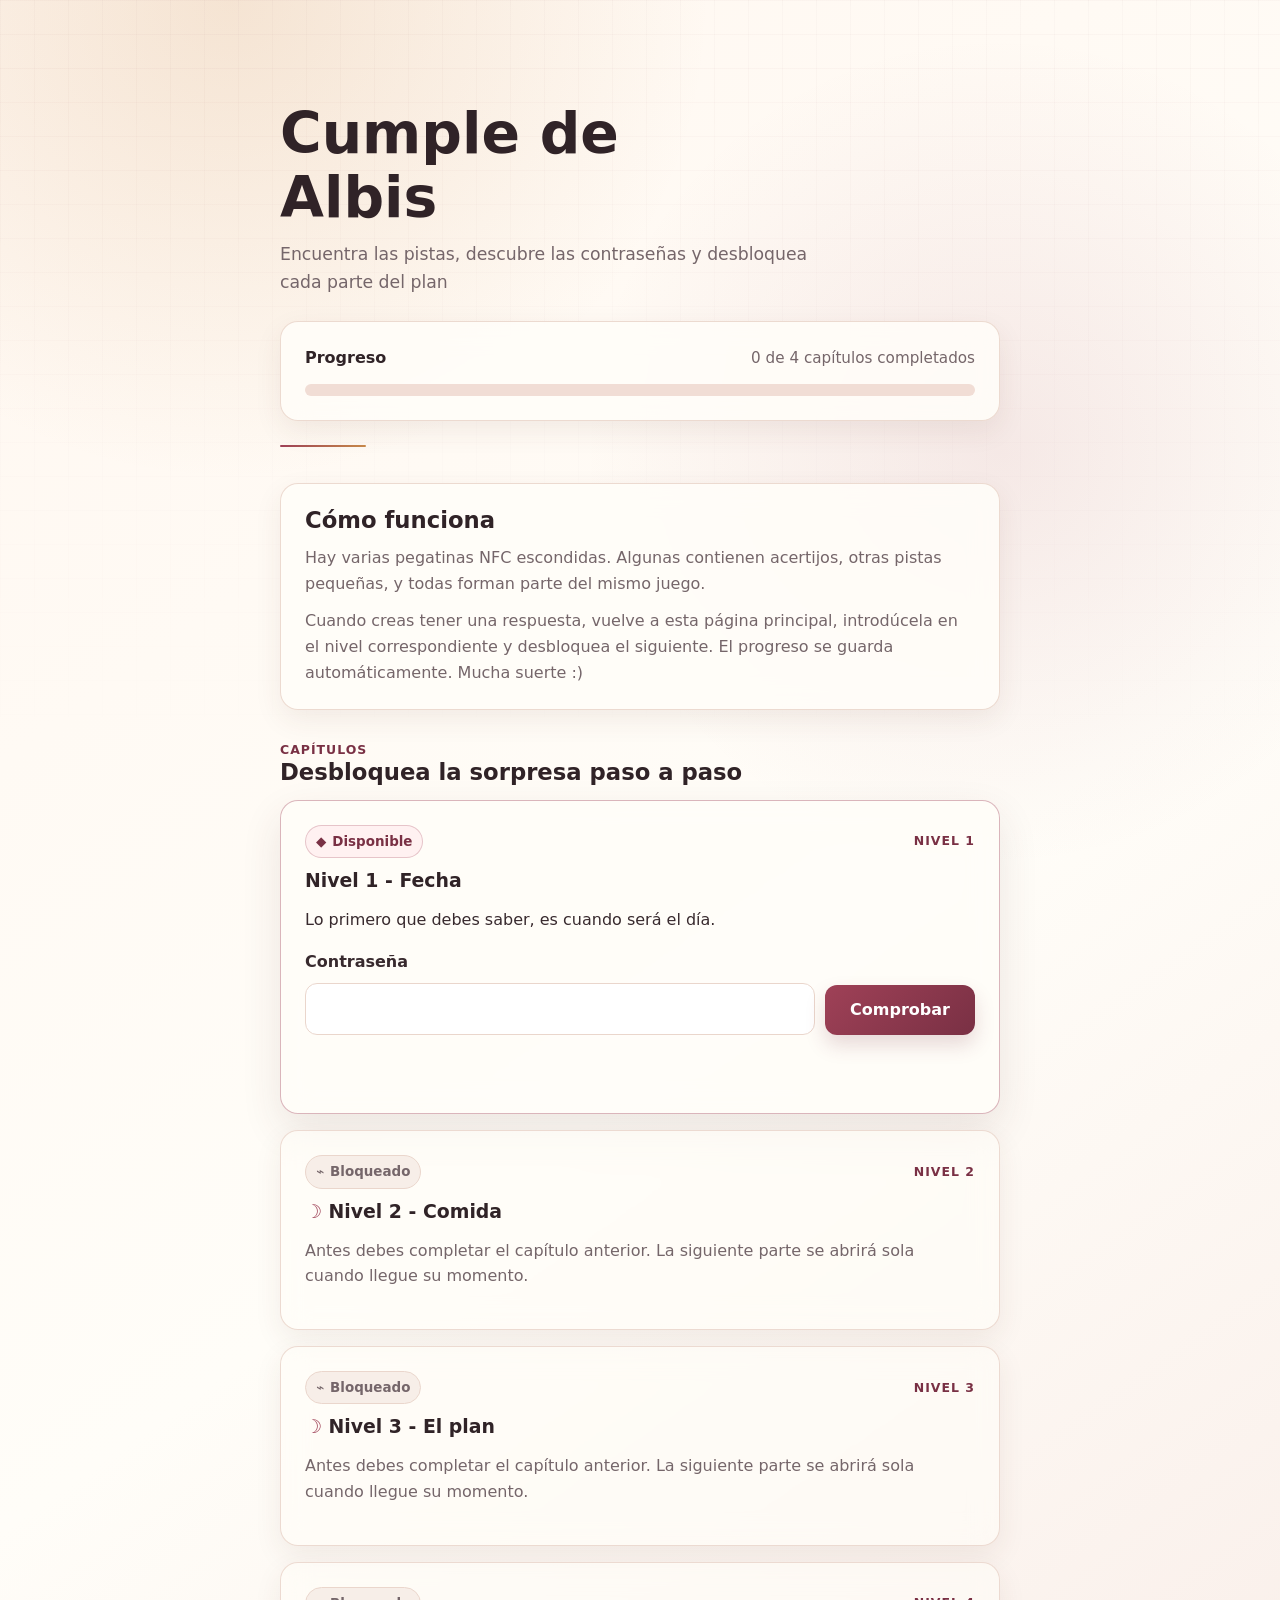
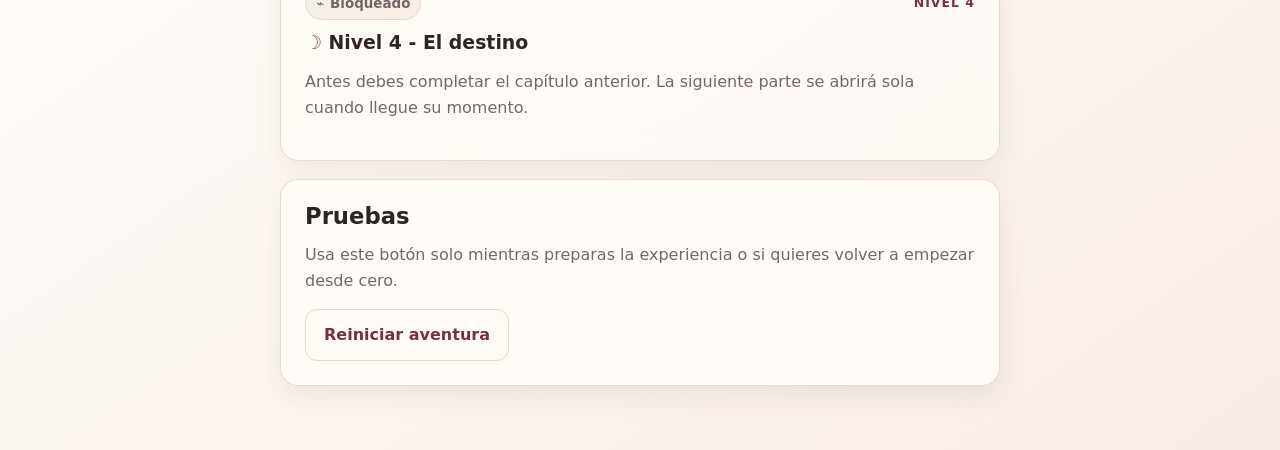
<file: index.html>
<!DOCTYPE html>
<html lang="es">
<head>
  <meta charset="UTF-8">
  <meta
    name="viewport"
    content="width=device-width, initial-scale=1, viewport-fit=cover"
  >
  <meta name="description" content="Aventura de cumpleaños con pistas NFC, acertijos y capítulos desbloqueables.">
  <meta name="theme-color" content="#fff7f0">
  <meta name="robots" content="noindex, nofollow">
  <title>Una aventura para ti</title>
  <link rel="stylesheet" href="./css/styles.css">
</head>
<body>
  <a class="skip-link" href="#chapters">Saltar a los capítulos</a>

  <main class="main-container">
    <header class="hero">
      <h1 id="adventure-title">Cumple de Albis</h1>
      <p id="adventure-subtitle" class="hero-subtitle">
        Encuentra las pistas, descubre las contraseñas y desbloquea cada sorpresa.
      </p>

      <section class="progress-panel" aria-labelledby="progress-title">
        <div class="progress-copy">
          <h2 id="progress-title">Progreso</h2>
          <p id="progress-text">0 de 4 capítulos completados</p>
        </div>
        <div
          id="progressbar"
          class="progressbar"
          role="progressbar"
          aria-valuemin="0"
          aria-valuemax="4"
          aria-valuenow="0"
          aria-label="Progreso de la aventura"
        >
          <span id="progressbar-fill"></span>
        </div>
      </section>
    </header>

    <section class="intro-section" aria-labelledby="intro-title">
      <h2 id="intro-title">Cómo funciona</h2>
      <p>
        <!-- PERSONALIZAR: adaptar la introducción al tono real de la aventura. -->
        Hay varias pegatinas NFC escondidas. Algunas contienen acertijos, otras
        pistas pequeñas, y todas forman parte del mismo juego.
      </p>
      <p>
        Cuando creas tener una respuesta, vuelve a esta página principal,
        introdúcela en el nivel correspondiente y desbloquea el siguiente.
        El progreso se guarda automáticamente. Mucha suerte :)
      </p>
    </section>

    <section id="chapters" class="chapters-section" aria-labelledby="chapters-title">
      <div class="section-heading">
        <p class="section-kicker">Capítulos</p>
        <h2 id="chapters-title">Desbloquea la sorpresa paso a paso</h2>
      </div>
      <div id="chapters-list" class="chapters-list" aria-live="polite"></div>
    </section>

    <section class="reset-section" aria-labelledby="testing-title">
      <h2 id="testing-title">Pruebas</h2>
      <p>
        Usa este botón solo mientras preparas la experiencia o si quieres volver
        a empezar desde cero.
      </p>
      <button id="reset-button" class="button button-secondary" type="button">
        Reiniciar aventura
      </button>
    </section>
  </main>

  <script src="./js/config.js"></script>
  <script src="./js/app.js"></script>
</body>
</html>
</file>
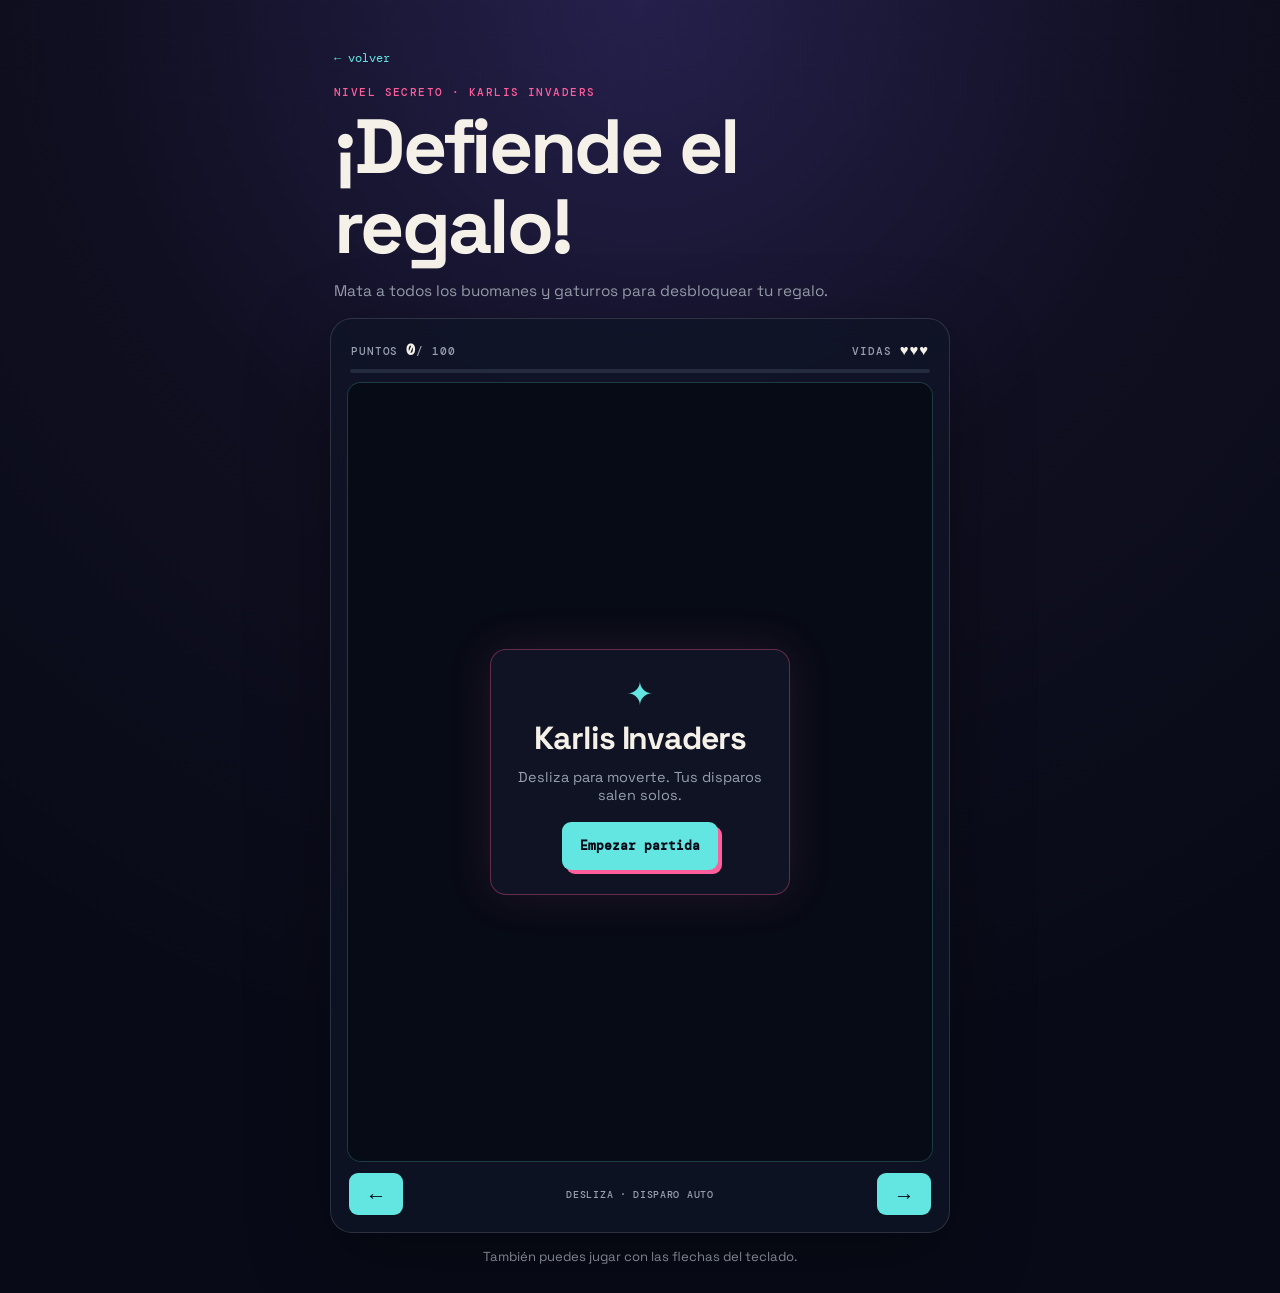
<file: space-invaders.html>
<!doctype html>
<html lang="es">
  <head>
    <meta charset="utf-8" />
    <meta
      name="viewport"
      content="width=device-width,initial-scale=1,viewport-fit=cover"
    />
    <meta name="robots" content="noindex,nofollow" />
    <title>Karlis Invaders</title>
    <link rel="stylesheet" href="./css/space-invaders.css" />
  </head>
  <body>
    <main class="game-shell">
      <header class="game-header">
        <a class="back-link" href="./index.html">← volver</a>
        <p class="eyebrow">NIVEL SECRETO · KARLIS INVADERS</p>
        <h1>¡Defiende el regalo!</h1>
        <p class="intro">
          Mata a todos los buomanes y gaturros para desbloquear tu regalo.
        </p>
      </header>
      <section class="game-card" aria-label="Juego Karlis Invaders">
        <div class="hud" aria-live="polite">
          <span>PUNTOS <strong id="score">0</strong><small>/ 100</small></span
          ><span>VIDAS <strong id="lives">♥♥♥</strong></span>
        </div>
        <div class="progress"><span id="progress"></span></div>
        <div class="canvas-wrap">
          <canvas id="game" aria-label="Partida de Karlis Invaders"></canvas>
          <div class="overlay" id="overlay">
            <div class="overlay-panel">
              <span class="pixel-star">✦</span>
              <h2 id="overlay-title">Karlis Invaders</h2>
              <p id="overlay-copy">
                Desliza para moverte. Tus disparos salen solos.
              </p>
              <button class="play-button" id="play-button" type="button">
                Empezar partida
              </button>
            </div>
          </div>
        </div>
        <div class="controls">
          <button
            class="control-button"
            id="left-button"
            type="button"
            aria-label="Mover a la izquierda"
          >
            ←</button
          ><span>DESLIZA · DISPARO AUTO</span
          ><button
            class="control-button"
            id="right-button"
            type="button"
            aria-label="Mover a la derecha"
          >
            →
          </button>
        </div>
      </section>
      <section class="win-card" id="win-card" hidden>
        <p class="eyebrow">MISIÓN COMPLETADA</p>
        <h2>Felicidades Karlis, tu regalo:</h2>
        <img class="key-image" src="./assets/game/key.jpg" alt="Imagen con la clave del regalo">
        <p class="eshop-note">Se activa en Nintendo eShop.</p>
        <p class="eshop-note">Que dios te bendiga</p>
      </section>
      <p class="fine-print">
        También puedes jugar con las flechas del teclado.
      </p>
    </main>
    <script src="./js/space-invaders.js"></script>
  </body>
</html>
</file>
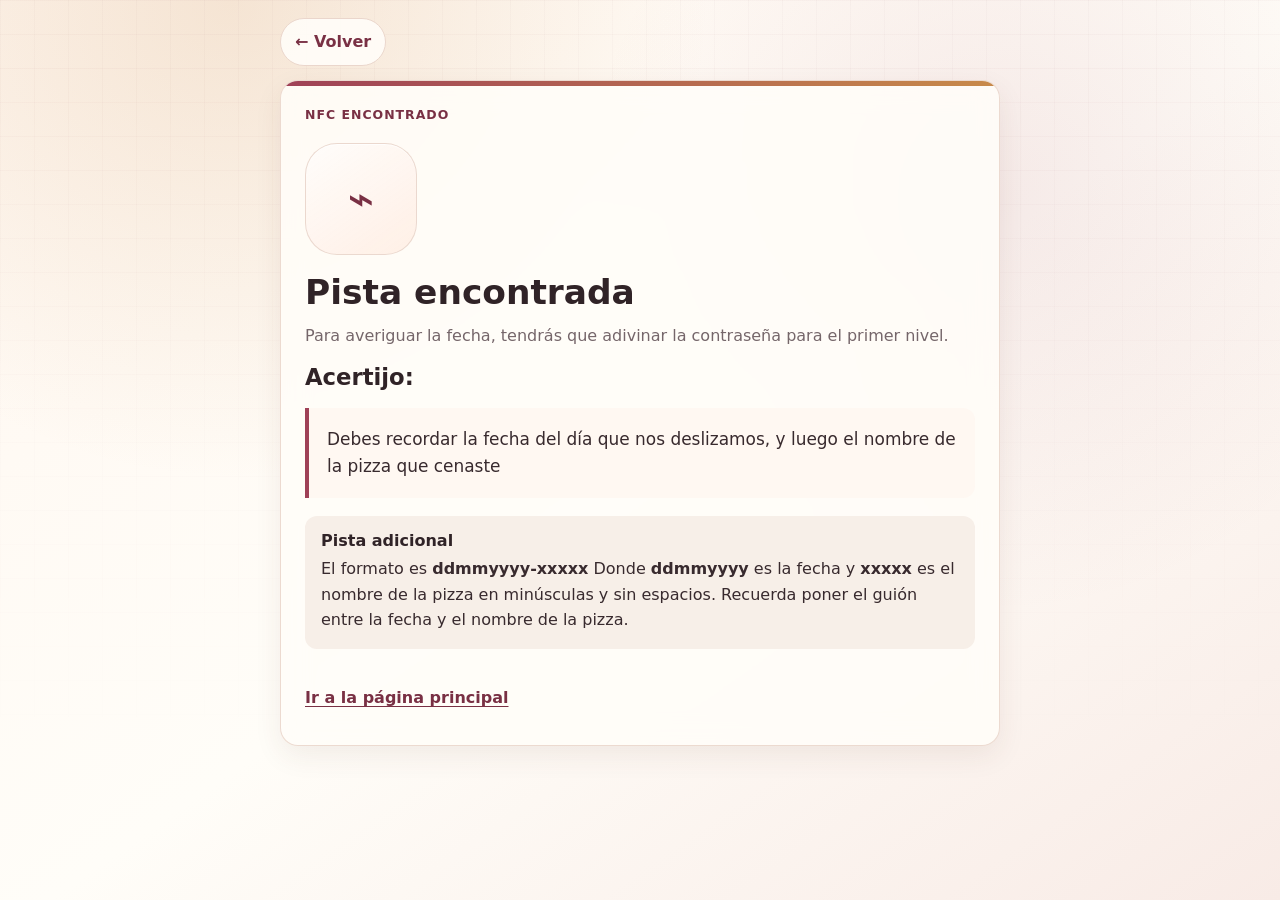
<file: pistas/1-6b1d9c53.html>
<!DOCTYPE html>
<html lang="es">
<head>
  <meta charset="UTF-8">
  <meta
    name="viewport"
    content="width=device-width, initial-scale=1, viewport-fit=cover"
  >
  <meta name="description" content="Pista NFC encontrada para una aventura de cumpleaños.">
  <meta name="theme-color" content="#fff7f0">
  <meta name="robots" content="noindex, nofollow">
  <title>Pista encontrada</title>
  <link rel="stylesheet" href="../css/styles.css">
</head>
<body class="hint-page">
  <main class="hint-shell">
    <button class="back-button js-back-button" type="button" aria-label="Volver a la página anterior">
      ← Volver
    </button>

    <article class="hint-card">
      <p class="hint-label">NFC encontrado</p>
      <div class="hint-visual" aria-hidden="true">⌁</div>
      <h1>Pista encontrada</h1>
      <p class="hint-intro">
        Para averiguar la fecha, tendrás que adivinar la contraseña para el primer nivel.
      </p>

      <section aria-labelledby="riddle-title-6b1d9c53">
        <h2 id="riddle-title-6b1d9c53">Acertijo:</h2>
        <p class="riddle">
          Debes recordar la fecha del día que nos deslizamos, y luego el nombre de la pizza que cenaste
        </p>
      </section>



      <section class="secondary-hint" aria-labelledby="secondary-title-6b1d9c53">
        <h2 id="secondary-title-6b1d9c53">Pista adicional</h2>
        El formato es <strong>ddmmyyyy-xxxxx</strong> Donde <strong>ddmmyyyy</strong> es la fecha y <strong>xxxxx</strong> es el nombre de la pizza en minúsculas y sin espacios. Recuerda poner el guión entre la fecha y el nombre de la pizza.
      </section>

      <a class="home-link" href="../index.html">Ir a la página principal</a>
    </article>
  </main>

  <script src="../js/app.js"></script>
</body>
</html>
</file>
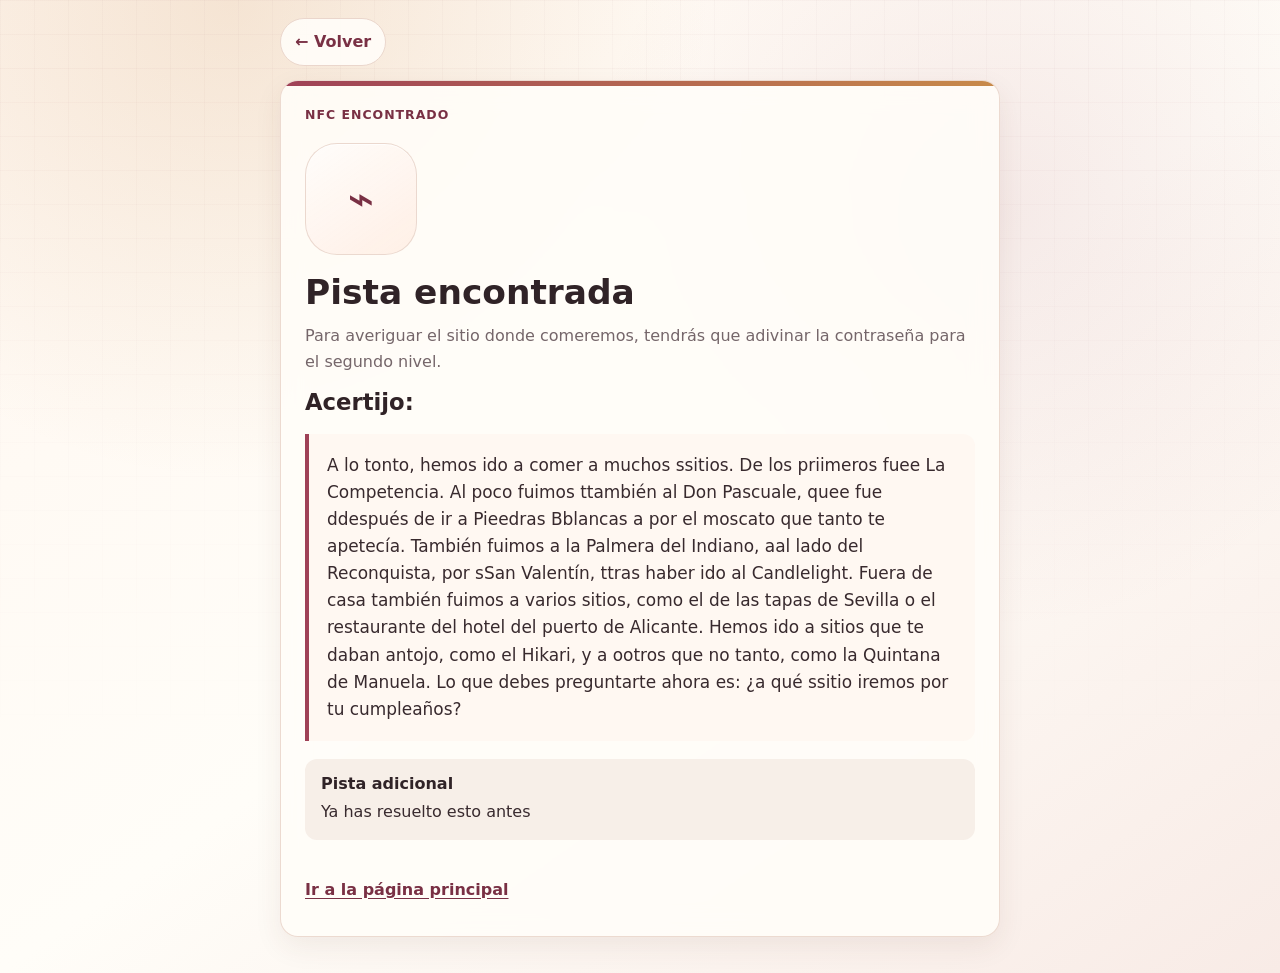
<file: pistas/2-02c6ea84.html>
<!DOCTYPE html>
<html lang="es">
<head>
  <meta charset="UTF-8">
  <meta
    name="viewport"
    content="width=device-width, initial-scale=1, viewport-fit=cover"
  >
  <meta name="description" content="Pista NFC encontrada para una aventura de cumpleaños.">
  <meta name="theme-color" content="#fff7f0">
  <meta name="robots" content="noindex, nofollow">
  <title>Pista encontrada</title>
  <link rel="stylesheet" href="../css/styles.css">
</head>
<body class="hint-page">
  <main class="hint-shell">
    <button class="back-button js-back-button" type="button" aria-label="Volver a la página anterior">
      ← Volver
    </button>

    <article class="hint-card">
      <p class="hint-label">NFC encontrado</p>
      <div class="hint-visual" aria-hidden="true">⌁</div>
      <h1>Pista encontrada</h1>
      <p class="hint-intro">
        Para averiguar el sitio donde comeremos, tendrás que adivinar la contraseña para el segundo nivel.
      </p>

      <section aria-labelledby="riddle-title-6b1d9c53">
        <h2 id="riddle-title-6b1d9c53">Acertijo:</h2>
        <p class="riddle">
          A lo tonto, hemos ido a comer a muchos ssitios. De los priimeros fuee La Competencia. Al poco fuimos ttambién al Don Pascuale, quee fue ddespués de ir a Pieedras Bblancas a por el moscato que tanto te apetecía.
También fuimos a la Palmera del Indiano, aal lado del Reconquista, por sSan Valentín, ttras haber ido al Candlelight. Fuera de casa también fuimos a varios sitios, como el de las tapas de Sevilla o el restaurante del hotel del puerto de Alicante.
Hemos ido a sitios que te daban antojo, como el Hikari, y a ootros que no tanto, como la Quintana de Manuela. Lo que debes preguntarte ahora es: ¿a qué ssitio iremos por tu cumpleaños?

        </p>
      </section>



      <section class="secondary-hint" aria-labelledby="secondary-title-6b1d9c53">
        <h2 id="secondary-title-6b1d9c53">Pista adicional</h2>
        Ya has resuelto esto antes
      </section>

      <a class="home-link" href="../index.html">Ir a la página principal</a>
    </article>
  </main>

  <script src="../js/app.js"></script>
</body>
</html>
</file>
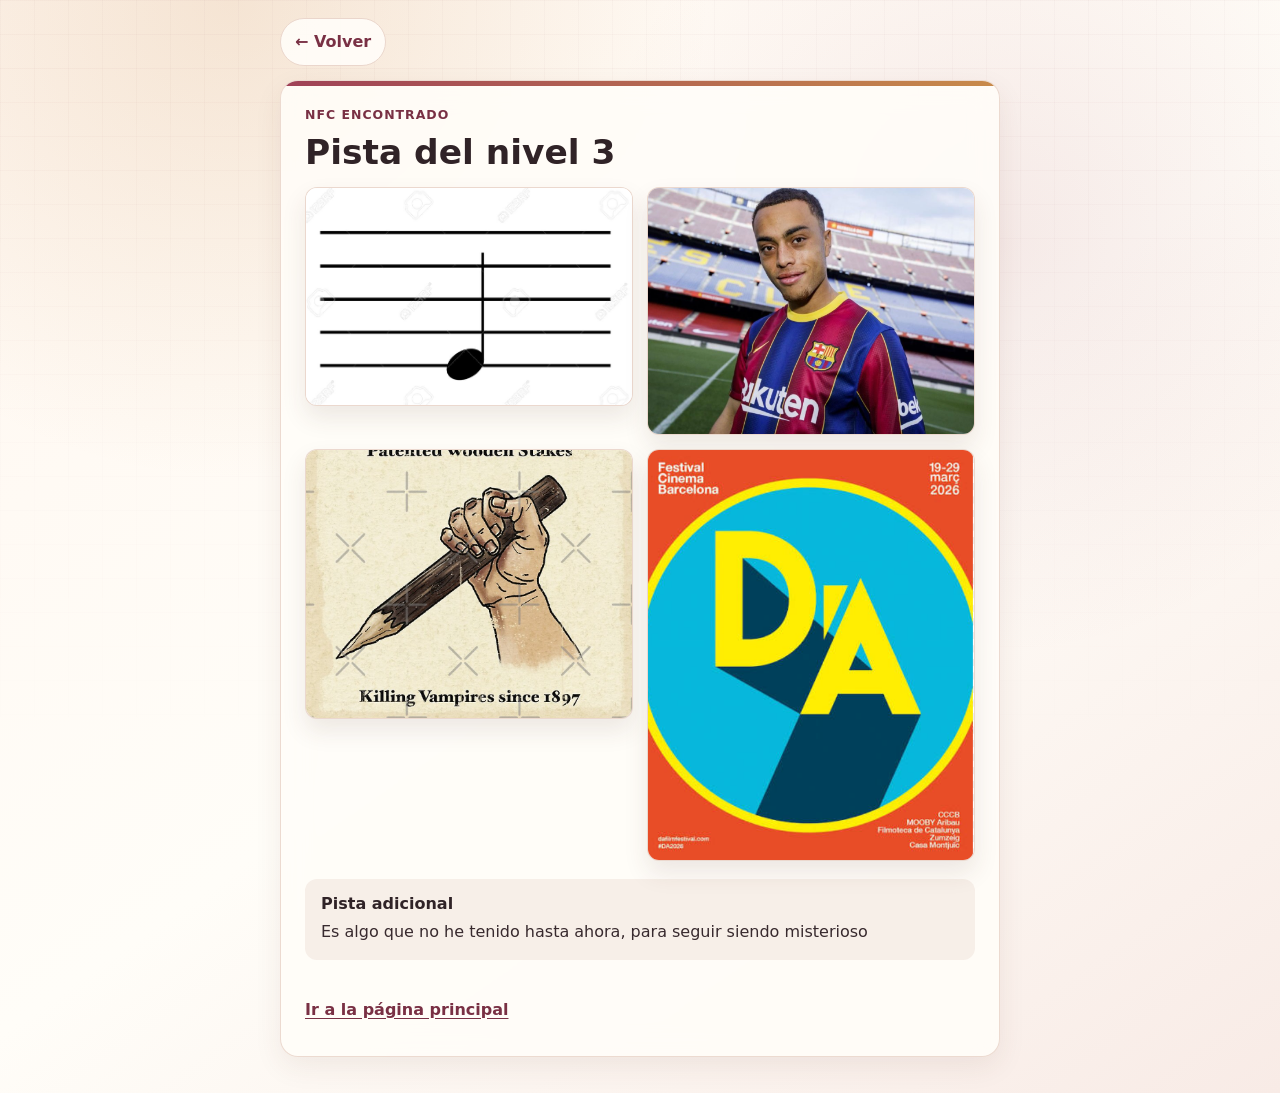
<file: pistas/3-552d3592.html>
<!DOCTYPE html>
<html lang="es">
<head>
  <meta charset="UTF-8">
  <meta
    name="viewport"
    content="width=device-width, initial-scale=1, viewport-fit=cover"
  >
  <meta name="description" content="Pista NFC encontrada para una aventura de cumpleaños.">
  <meta name="theme-color" content="#fff7f0">
  <meta name="robots" content="noindex, nofollow">
  <title>Pista encontrada</title>
  <link rel="stylesheet" href="../css/styles.css">
</head>
<body class="hint-page">
  <main class="hint-shell">
    <button class="back-button js-back-button" type="button" aria-label="Volver a la página anterior">
      ← Volver
    </button>

    <article class="hint-card rebus-card" aria-labelledby="rebus-title">
      <p class="hint-label">NFC encontrado</p>
      <h1 id="rebus-title">Pista del nivel 3</h1>
      <p class="hint-intro">
      </p>

      <div class="rebus-grid" aria-label="Jeroglífico visual">
        <img
          class="rebus-image"
          src="../assets/images/jeroglifico-3-nota.png"
          alt="Pentagrama con una nota musical"
        >
        <img
          class="rebus-image"
          src="../assets/images/jeroglifico-3-dest.png"
          alt="Jugador de fútbol con camiseta del Barcelona"
        >
        <img
          class="rebus-image"
          src="../assets/images/jeroglifico-3-estaca.png"
          alt="Estaca de madera sostenida con la mano"
        >
        <img
          class="rebus-image"
          src="../assets/images/jeroglifico-3-da.png"
          alt="Cartel con las letras D y A"
        >
      </div>

      <section class="secondary-hint" aria-labelledby="secondary-title-552d3592">
        <h2 id="secondary-title-552d3592">Pista adicional</h2>
        <p>
          Es algo que no he tenido hasta ahora, para seguir siendo misterioso
        </p>
      </section>

      <a class="home-link" href="../index.html">Ir a la página principal</a>
    </article>
  </main>

  <script src="../js/app.js"></script>
</body>
</html>
</file>
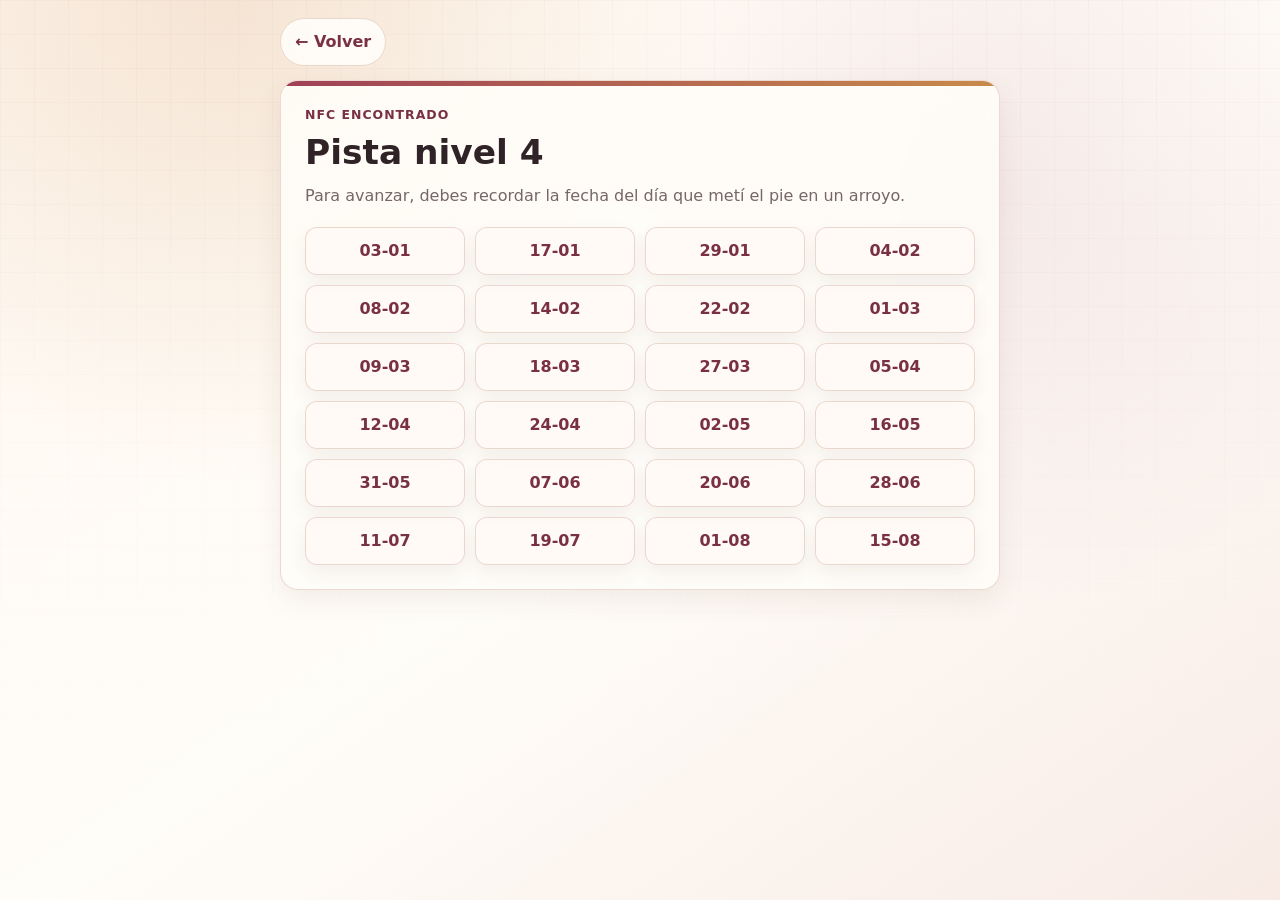
<file: pistas/4-5bcd3310.html>
<!DOCTYPE html>
<html lang="es">
<head>
  <meta charset="UTF-8">
  <meta
    name="viewport"
    content="width=device-width, initial-scale=1, viewport-fit=cover"
  >
  <meta name="description" content="Pista NFC encontrada para una aventura de cumpleaños.">
  <meta name="theme-color" content="#fff7f0">
  <meta name="robots" content="noindex, nofollow">
  <title>Pista encontrada</title>
  <link rel="stylesheet" href="../css/styles.css">
</head>
<body class="hint-page">
  <main class="hint-shell">
    <button class="back-button js-back-button" type="button" aria-label="Volver a la página anterior">
      ← Volver
    </button>

    <article class="hint-card date-hunt-card" aria-labelledby="hint-title-5bcd3310">
      <p class="hint-label">NFC encontrado</p>
      <h1 id="hint-title-5bcd3310">Pista nivel 4</h1>
      <p class="hint-intro">
                Para avanzar, debes recordar la fecha del día que metí el pie en un arroyo. 
      </p>

      <nav class="date-grid" aria-label="Fechas posibles">
        <a class="date-link" href="./sigue-buscando.html" target="_blank" rel="noopener noreferrer">03-01</a>
        <a class="date-link" href="./sigue-buscando.html" target="_blank" rel="noopener noreferrer">17-01</a>
        <a class="date-link" href="./sigue-buscando.html" target="_blank" rel="noopener noreferrer">29-01</a>
        <a class="date-link" href="./sigue-buscando.html" target="_blank" rel="noopener noreferrer">04-02</a>
        <!-- PERSONALIZAR: cambia este href por el enlace correcto de la fecha 08-02. -->
        <a class="date-link" href="https://open.spotify.com/playlist/2KfRBT25jAYz3xVibIW2vf?si=PoLII0QVRx6h7I8_ewvbMQ&utm_source=copy-link&pi=Cymg6_aSSQekt" target="_blank" rel="noopener noreferrer">08-02</a>
        <a class="date-link" href="./sigue-buscando.html" target="_blank" rel="noopener noreferrer">14-02</a>
        <a class="date-link" href="./sigue-buscando.html" target="_blank" rel="noopener noreferrer">22-02</a>
        <a class="date-link" href="./sigue-buscando.html" target="_blank" rel="noopener noreferrer">01-03</a>
        <a class="date-link" href="./sigue-buscando.html" target="_blank" rel="noopener noreferrer">09-03</a>
        <a class="date-link" href="./sigue-buscando.html" target="_blank" rel="noopener noreferrer">18-03</a>
        <a class="date-link" href="./sigue-buscando.html" target="_blank" rel="noopener noreferrer">27-03</a>
        <a class="date-link" href="./sigue-buscando.html" target="_blank" rel="noopener noreferrer">05-04</a>
        <a class="date-link" href="./sigue-buscando.html" target="_blank" rel="noopener noreferrer">12-04</a>
        <a class="date-link" href="./sigue-buscando.html" target="_blank" rel="noopener noreferrer">24-04</a>
        <a class="date-link" href="./sigue-buscando.html" target="_blank" rel="noopener noreferrer">02-05</a>
        <a class="date-link" href="./sigue-buscando.html" target="_blank" rel="noopener noreferrer">16-05</a>
        <a class="date-link" href="./sigue-buscando.html" target="_blank" rel="noopener noreferrer">31-05</a>
        <a class="date-link" href="./sigue-buscando.html" target="_blank" rel="noopener noreferrer">07-06</a>
        <a class="date-link" href="./sigue-buscando.html" target="_blank" rel="noopener noreferrer">20-06</a>
        <a class="date-link" href="./sigue-buscando.html" target="_blank" rel="noopener noreferrer">28-06</a>
        <a class="date-link" href="./sigue-buscando.html" target="_blank" rel="noopener noreferrer">11-07</a>
        <a class="date-link" href="./sigue-buscando.html" target="_blank" rel="noopener noreferrer">19-07</a>
        <a class="date-link" href="./sigue-buscando.html" target="_blank" rel="noopener noreferrer">01-08</a>
        <a class="date-link" href="./sigue-buscando.html" target="_blank" rel="noopener noreferrer">15-08</a>
      </nav>
    </article>
  </main>

  <script src="../js/app.js"></script>
</body>
</html>
</file>
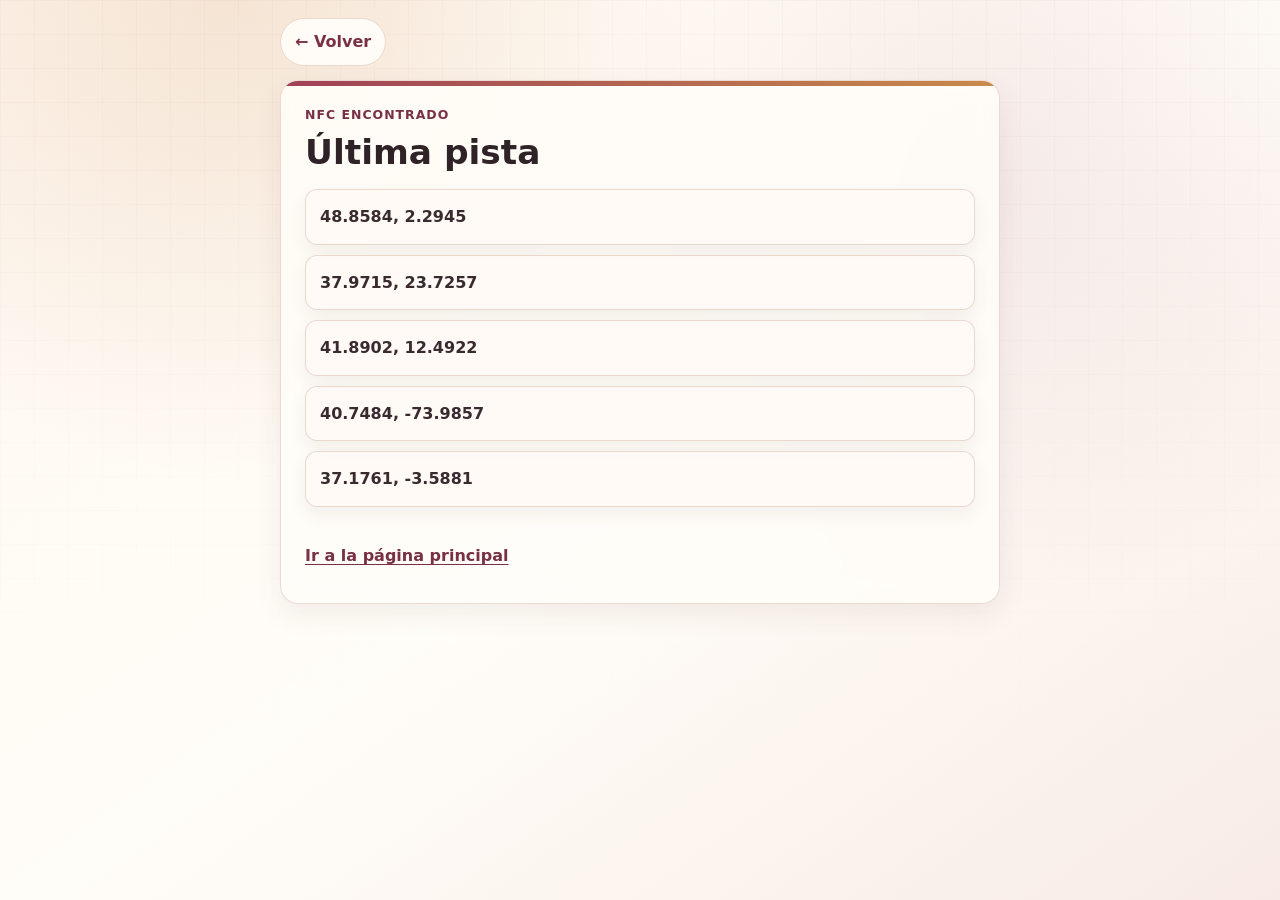
<file: pistas/5-5965114f.html>
<!DOCTYPE html>
<html lang="es">
<head>
  <meta charset="UTF-8">
  <meta
    name="viewport"
    content="width=device-width, initial-scale=1, viewport-fit=cover"
  >
  <meta name="description" content="Pista NFC encontrada para una aventura de cumpleaños.">
  <meta name="theme-color" content="#fff7f0">
  <meta name="robots" content="noindex, nofollow">
  <title>Pista encontrada</title>
  <link rel="stylesheet" href="../css/styles.css">
</head>
<body class="hint-page">
  <main class="hint-shell">
    <button class="back-button js-back-button" type="button" aria-label="Volver a la página anterior">
      ← Volver
    </button>

    <article class="hint-card location-clue-card" aria-labelledby="hint-title-5965114f">
      <p class="hint-label">NFC encontrado</p>
      <h1 id="hint-title-5965114f">Última pista</h1>

      <div class="location-list" aria-label="Ubicaciones para buscar en Google Maps">
        <p>48.8584, 2.2945</p>
        <p>37.9715, 23.7257</p>
        <p>41.8902, 12.4922</p>
        <p>40.7484, -73.9857</p>
        <p>37.1761, -3.5881</p>
      </div>

      <a class="home-link" href="../index.html">Ir a la página principal</a>
    </article>
  </main>

  <script src="../js/app.js"></script>
</body>
</html>
</file>
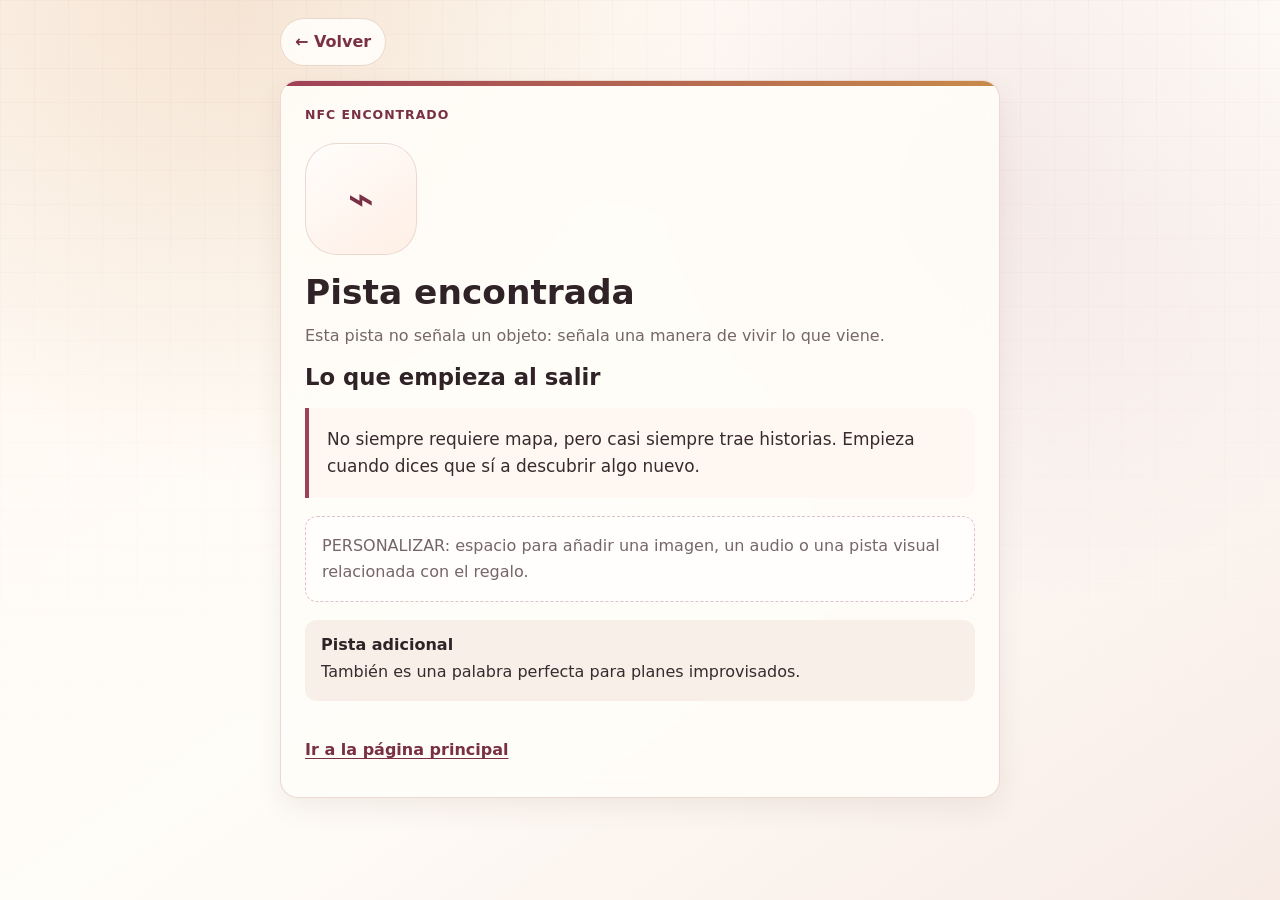
<file: pistas/6b1d9c53.html>
<!DOCTYPE html>
<html lang="es">
<head>
  <meta charset="UTF-8">
  <meta
    name="viewport"
    content="width=device-width, initial-scale=1, viewport-fit=cover"
  >
  <meta name="description" content="Pista NFC encontrada para una aventura de cumpleaños.">
  <meta name="theme-color" content="#fff7f0">
  <meta name="robots" content="noindex, nofollow">
  <title>Pista encontrada</title>
  <link rel="stylesheet" href="../css/styles.css">
</head>
<body class="hint-page">
  <main class="hint-shell">
    <button class="back-button js-back-button" type="button" aria-label="Volver a la página anterior">
      ← Volver
    </button>

    <article class="hint-card">
      <p class="hint-label">NFC encontrado</p>
      <div class="hint-visual" aria-hidden="true">⌁</div>
      <h1>Pista encontrada</h1>
      <p class="hint-intro">
        <!-- PERSONALIZAR: sustituir por el texto introductorio real de esta pegatina. -->
        Esta pista no señala un objeto: señala una manera de vivir lo que viene.
      </p>

      <section aria-labelledby="riddle-title-6b1d9c53">
        <h2 id="riddle-title-6b1d9c53">Lo que empieza al salir</h2>
        <p class="riddle">
          <!-- PERSONALIZAR: sustituir por el acertijo real. -->
          No siempre requiere mapa, pero casi siempre trae historias. Empieza
          cuando dices que sí a descubrir algo nuevo.
        </p>
      </section>

      <div class="future-media">
        <p>
          PERSONALIZAR: espacio para añadir una imagen, un audio o una pista
          visual relacionada con el regalo.
        </p>
      </div>

      <section class="secondary-hint" aria-labelledby="secondary-title-6b1d9c53">
        <h2 id="secondary-title-6b1d9c53">Pista adicional</h2>
        <p>También es una palabra perfecta para planes improvisados.</p>
      </section>

      <a class="home-link" href="../index.html">Ir a la página principal</a>
    </article>
  </main>

  <script src="../js/app.js"></script>
</body>
</html>
</file>
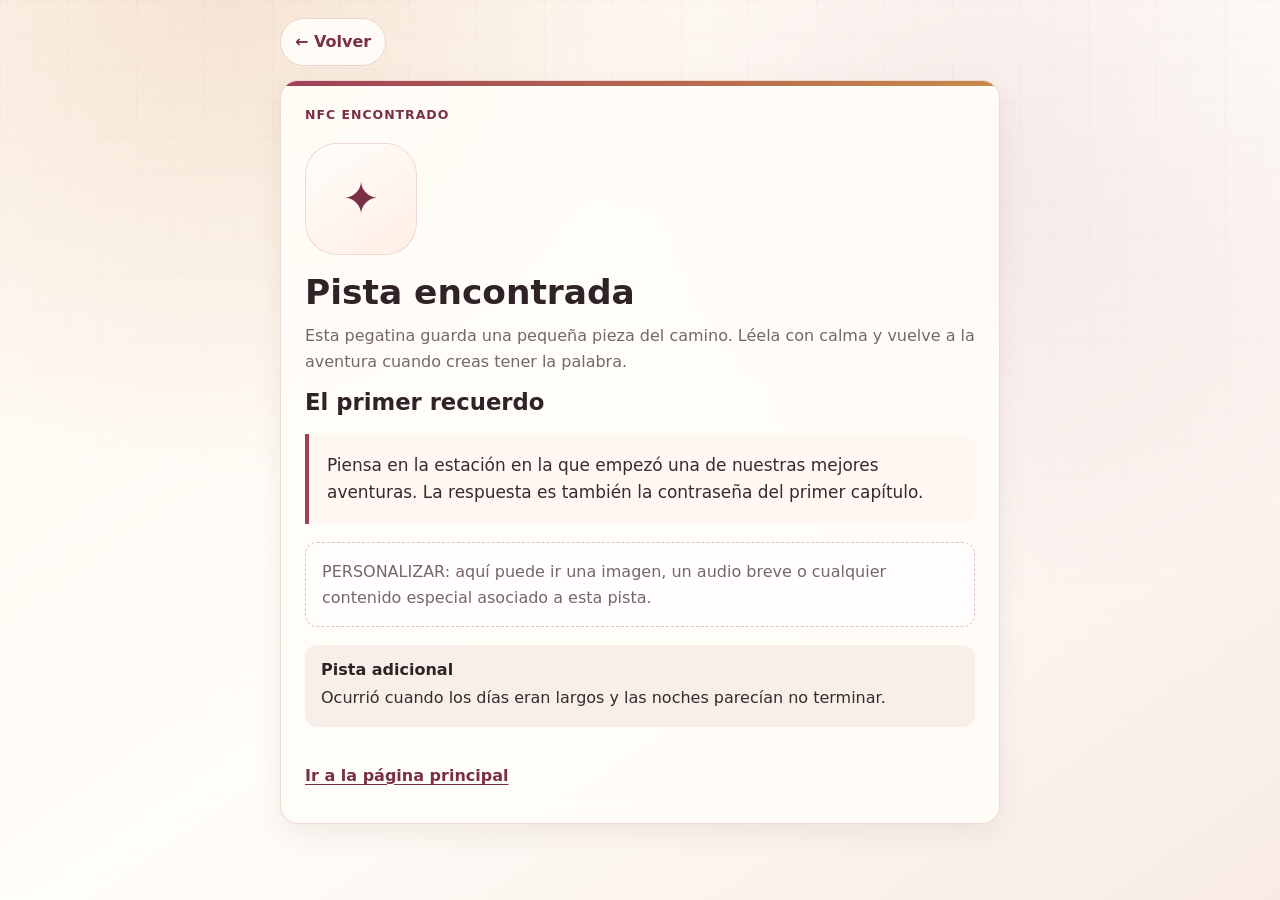
<file: pistas/a7f3c91b.html>
<!DOCTYPE html>
<html lang="es">
<head>
  <meta charset="UTF-8">
  <meta
    name="viewport"
    content="width=device-width, initial-scale=1, viewport-fit=cover"
  >
  <meta name="description" content="Pista NFC encontrada para una aventura de cumpleaños.">
  <meta name="theme-color" content="#fff7f0">
  <meta name="robots" content="noindex, nofollow">
  <title>Pista encontrada</title>
  <link rel="stylesheet" href="../css/styles.css">
</head>
<body class="hint-page">
  <main class="hint-shell">
    <button class="back-button js-back-button" type="button" aria-label="Volver a la página anterior">
      ← Volver
    </button>

    <article class="hint-card">
      <p class="hint-label">NFC encontrado</p>
      <div class="hint-visual" aria-hidden="true">✦</div>
      <h1>Pista encontrada</h1>
      <p class="hint-intro">
        <!-- PERSONALIZAR: sustituir por el texto introductorio real de esta pegatina. -->
        Esta pegatina guarda una pequeña pieza del camino. Léela con calma y
        vuelve a la aventura cuando creas tener la palabra.
      </p>

      <section aria-labelledby="riddle-title-a7f3c91b">
        <h2 id="riddle-title-a7f3c91b">El primer recuerdo</h2>
        <p class="riddle">
          <!-- PERSONALIZAR: sustituir por el acertijo real. -->
          Piensa en la estación en la que empezó una de nuestras mejores
          aventuras. La respuesta es también la contraseña del primer capítulo.
        </p>
      </section>

      <div class="future-media">
        <p>
          PERSONALIZAR: aquí puede ir una imagen, un audio breve o cualquier
          contenido especial asociado a esta pista.
        </p>
      </div>

      <section class="secondary-hint" aria-labelledby="secondary-title-a7f3c91b">
        <h2 id="secondary-title-a7f3c91b">Pista adicional</h2>
        <p>Ocurrió cuando los días eran largos y las noches parecían no terminar.</p>
      </section>

      <a class="home-link" href="../index.html">Ir a la página principal</a>
    </article>
  </main>

  <script src="../js/app.js"></script>
</body>
</html>
</file>
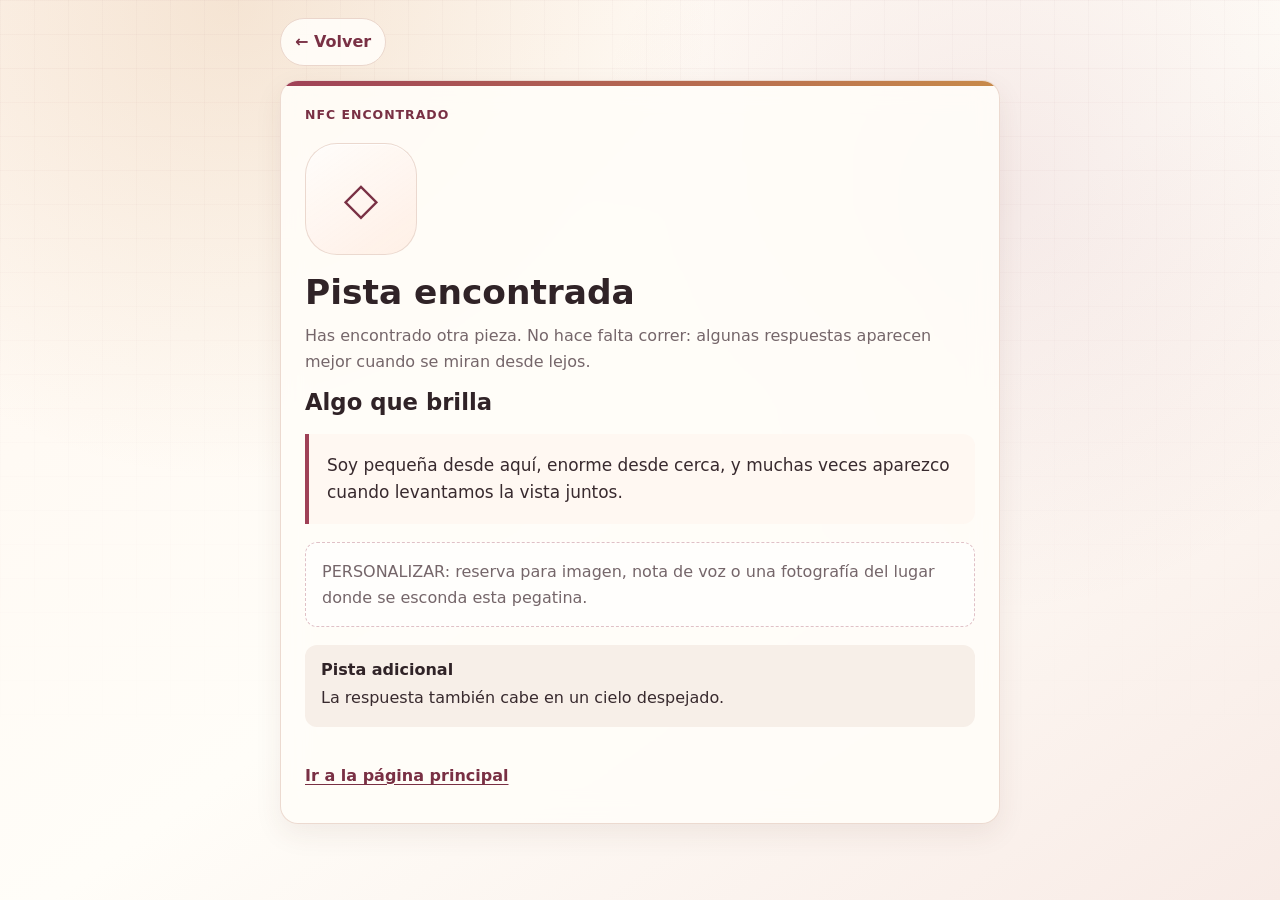
<file: pistas/d42e8f16.html>
<!DOCTYPE html>
<html lang="es">
<head>
  <meta charset="UTF-8">
  <meta
    name="viewport"
    content="width=device-width, initial-scale=1, viewport-fit=cover"
  >
  <meta name="description" content="Pista NFC encontrada para una aventura de cumpleaños.">
  <meta name="theme-color" content="#fff7f0">
  <meta name="robots" content="noindex, nofollow">
  <title>Pista encontrada</title>
  <link rel="stylesheet" href="../css/styles.css">
</head>
<body class="hint-page">
  <main class="hint-shell">
    <button class="back-button js-back-button" type="button" aria-label="Volver a la página anterior">
      ← Volver
    </button>

    <article class="hint-card">
      <p class="hint-label">NFC encontrado</p>
      <div class="hint-visual" aria-hidden="true">◇</div>
      <h1>Pista encontrada</h1>
      <p class="hint-intro">
        <!-- PERSONALIZAR: sustituir por el texto introductorio real de esta pegatina. -->
        Has encontrado otra pieza. No hace falta correr: algunas respuestas
        aparecen mejor cuando se miran desde lejos.
      </p>

      <section aria-labelledby="riddle-title-d42e8f16">
        <h2 id="riddle-title-d42e8f16">Algo que brilla</h2>
        <p class="riddle">
          <!-- PERSONALIZAR: sustituir por el acertijo real. -->
          Soy pequeña desde aquí, enorme desde cerca, y muchas veces aparezco
          cuando levantamos la vista juntos.
        </p>
      </section>

      <div class="future-media">
        <p>
          PERSONALIZAR: reserva para imagen, nota de voz o una fotografía del
          lugar donde se esconda esta pegatina.
        </p>
      </div>

      <section class="secondary-hint" aria-labelledby="secondary-title-d42e8f16">
        <h2 id="secondary-title-d42e8f16">Pista adicional</h2>
        <p>La respuesta también cabe en un cielo despejado.</p>
      </section>

      <a class="home-link" href="../index.html">Ir a la página principal</a>
    </article>
  </main>

  <script src="../js/app.js"></script>
</body>
</html>
</file>
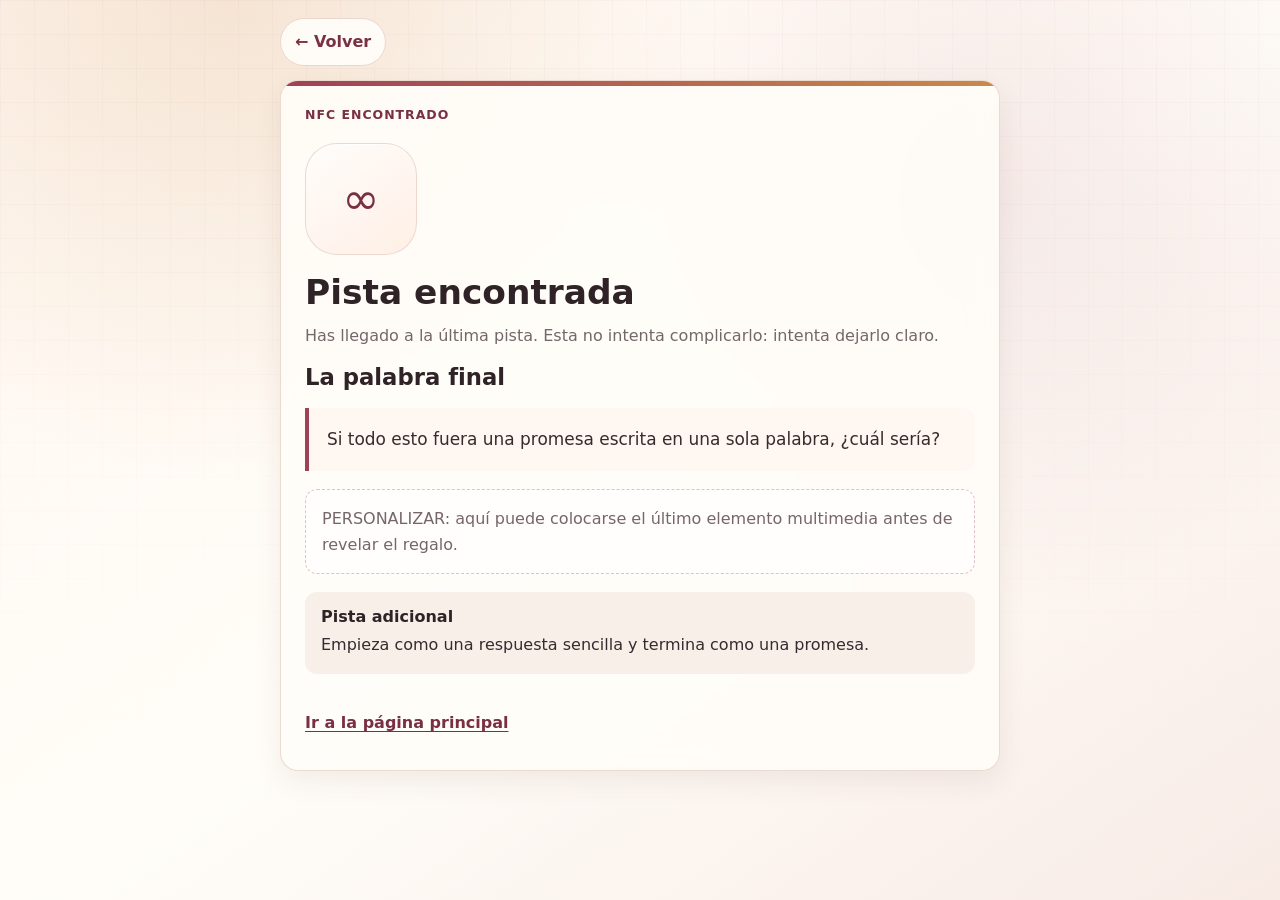
<file: pistas/f8a4e207.html>
<!DOCTYPE html>
<html lang="es">
<head>
  <meta charset="UTF-8">
  <meta
    name="viewport"
    content="width=device-width, initial-scale=1, viewport-fit=cover"
  >
  <meta name="description" content="Pista NFC encontrada para una aventura de cumpleaños.">
  <meta name="theme-color" content="#fff7f0">
  <meta name="robots" content="noindex, nofollow">
  <title>Pista encontrada</title>
  <link rel="stylesheet" href="../css/styles.css">
</head>
<body class="hint-page">
  <main class="hint-shell">
    <button class="back-button js-back-button" type="button" aria-label="Volver a la página anterior">
      ← Volver
    </button>

    <article class="hint-card">
      <p class="hint-label">NFC encontrado</p>
      <div class="hint-visual" aria-hidden="true">∞</div>
      <h1>Pista encontrada</h1>
      <p class="hint-intro">
        <!-- PERSONALIZAR: sustituir por el texto introductorio real de esta pegatina. -->
        Has llegado a la última pista. Esta no intenta complicarlo: intenta
        dejarlo claro.
      </p>

      <section aria-labelledby="riddle-title-f8a4e207">
        <h2 id="riddle-title-f8a4e207">La palabra final</h2>
        <p class="riddle">
          <!-- PERSONALIZAR: sustituir por el acertijo real. -->
          Si todo esto fuera una promesa escrita en una sola palabra, ¿cuál
          sería?
        </p>
      </section>

      <div class="future-media">
        <p>
          PERSONALIZAR: aquí puede colocarse el último elemento multimedia antes
          de revelar el regalo.
        </p>
      </div>

      <section class="secondary-hint" aria-labelledby="secondary-title-f8a4e207">
        <h2 id="secondary-title-f8a4e207">Pista adicional</h2>
        <p>Empieza como una respuesta sencilla y termina como una promesa.</p>
      </section>

      <a class="home-link" href="../index.html">Ir a la página principal</a>
    </article>
  </main>

  <script src="../js/app.js"></script>
</body>
</html>
</file>
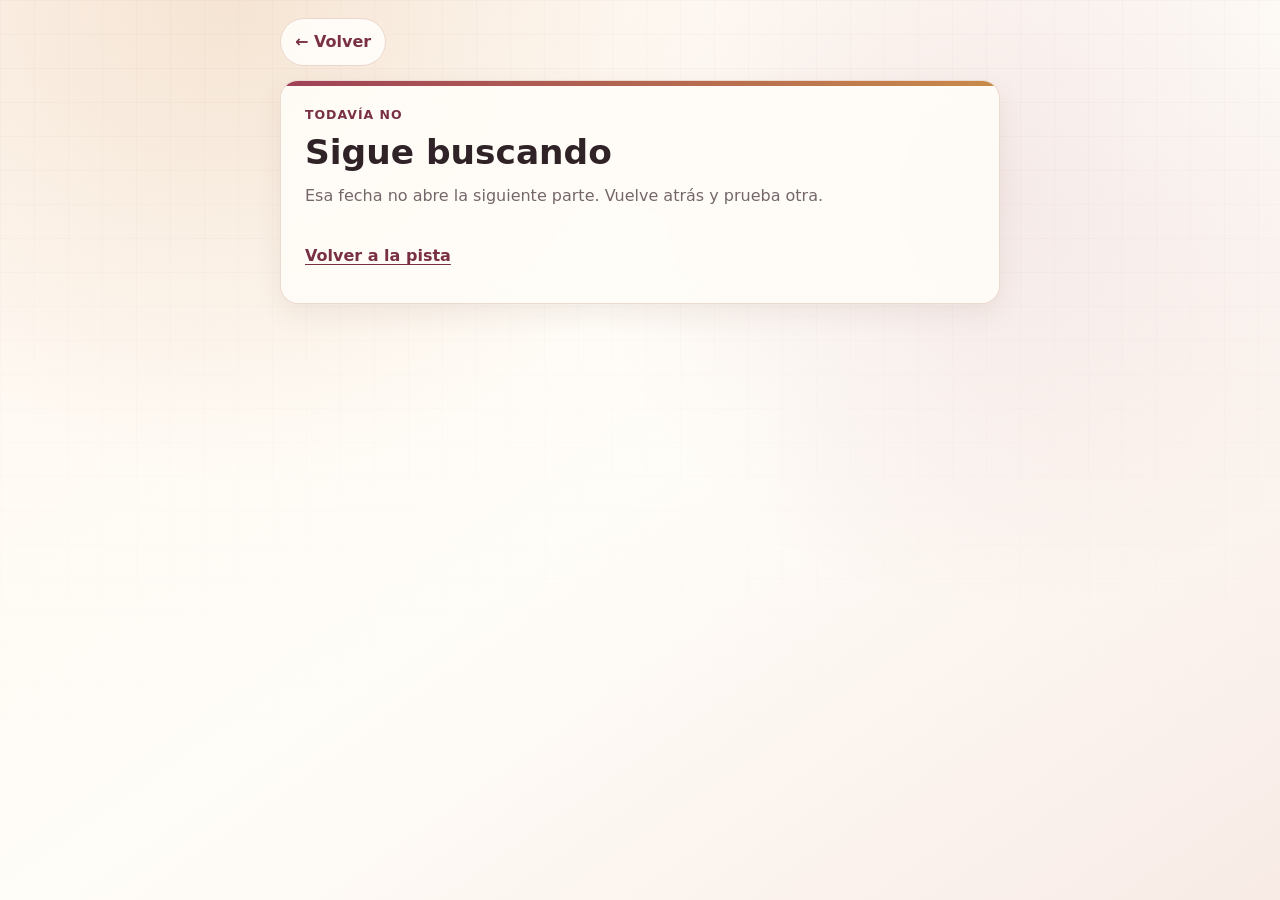
<file: pistas/sigue-buscando.html>
<!DOCTYPE html>
<html lang="es">
<head>
  <meta charset="UTF-8">
  <meta
    name="viewport"
    content="width=device-width, initial-scale=1, viewport-fit=cover"
  >
  <meta name="description" content="Respuesta incorrecta de una pista NFC.">
  <meta name="theme-color" content="#fff7f0">
  <meta name="robots" content="noindex, nofollow">
  <title>Sigue buscando</title>
  <link rel="stylesheet" href="../css/styles.css">
</head>
<body class="hint-page">
  <main class="hint-shell">
    <button
      class="back-button js-back-button"
      type="button"
      aria-label="Volver a la pista"
      data-fallback-href="./4-5bcd3310.html"
    >
      ← Volver
    </button>

    <article class="hint-card">
      <p class="hint-label">Todavía no</p>
      <h1>Sigue buscando</h1>
      <p class="hint-intro">
        Esa fecha no abre la siguiente parte. Vuelve atrás y prueba otra.
      </p>

      <a class="home-link" href="./4-5bcd3310.html">Volver a la pista</a>
    </article>
  </main>

  <script src="../js/app.js"></script>
</body>
</html>
</file>
<file: css/styles.css>
:root {
  --color-background: #fff7f0;
  --color-background-ink: #f4e2d9;
  --color-surface: #fffdf9;
  --color-surface-warm: #fff3ea;
  --color-primary: #9f4157;
  --color-primary-dark: #793044;
  --color-accent: #c88a4a;
  --color-ink: #302327;
  --color-text: #382a2e;
  --color-text-muted: #75666a;
  --color-border: #ead6cc;
  --color-success: #326f52;
  --color-error: #a13e3e;
  --color-focus: #2e6d84;
  --border-radius: 18px;
  --border-radius-small: 12px;
  --shadow-soft: 0 16px 40px rgba(85, 48, 48, 0.11);
  --shadow-card: 0 10px 28px rgba(83, 52, 43, 0.08);
  --space-page: max(16px, env(safe-area-inset-left));
  --font-system: system-ui, -apple-system, BlinkMacSystemFont, "Segoe UI", sans-serif;
}

* {
  box-sizing: border-box;
}

html {
  scroll-behavior: smooth;
}

body {
  margin: 0;
  overflow-x: hidden;
  color: var(--color-text);
  font-family: var(--font-system);
  line-height: 1.6;
  background:
    radial-gradient(circle at top left, rgba(200, 138, 74, 0.16), transparent 34rem),
    linear-gradient(145deg, var(--color-background), #fffdf8 52%, #f8ebe6);
}

body::before {
  position: fixed;
  inset: 0;
  z-index: -1;
  pointer-events: none;
  content: "";
  background-image:
    linear-gradient(rgba(121, 48, 68, 0.035) 1px, transparent 1px),
    linear-gradient(90deg, rgba(121, 48, 68, 0.03) 1px, transparent 1px);
  background-size: 34px 34px;
  mask-image: linear-gradient(to bottom, rgba(0, 0, 0, 0.82), transparent 86%);
}

button,
input {
  font: inherit;
}

a {
  color: var(--color-primary-dark);
  text-underline-offset: 0.2em;
}

a:hover {
  color: var(--color-primary);
}

:focus-visible {
  outline: 3px solid var(--color-focus);
  outline-offset: 3px;
}

.skip-link {
  position: fixed;
  top: 12px;
  left: 12px;
  z-index: 10;
  padding: 10px 14px;
  color: #fff;
  background: var(--color-primary-dark);
  border-radius: 999px;
  transform: translateY(-140%);
}

.skip-link:focus {
  transform: translateY(0);
}

.sr-only {
  position: absolute;
  width: 1px;
  height: 1px;
  padding: 0;
  overflow: hidden;
  white-space: nowrap;
  border: 0;
  clip: rect(0, 0, 0, 0);
}

.main-container {
  width: min(100% - 32px, 720px);
  margin-inline: auto;
  padding: calc(20px + env(safe-area-inset-top)) 0 40px;
}

.hero {
  position: relative;
  padding: 28px 0 18px;
}

.hero::after {
  display: block;
  width: 86px;
  height: 2px;
  margin-top: 24px;
  content: "";
  background: linear-gradient(90deg, var(--color-primary), var(--color-accent));
  border-radius: 999px;
}

.eyebrow,
.section-kicker,
.hint-label,
.reward-label,
.chapter-number {
  margin: 0;
  color: var(--color-primary-dark);
  font-size: 0.78rem;
  font-weight: 750;
  letter-spacing: 0.08em;
  text-transform: uppercase;
}

h1,
h2,
h3,
p {
  overflow-wrap: anywhere;
}

h1,
h2,
h3 {
  color: var(--color-ink);
  line-height: 1.12;
}

h1 {
  max-width: 11ch;
  margin: 12px 0 12px;
  font-size: 3rem;
  font-weight: 800;
}

h2 {
  margin: 0 0 12px;
  font-size: 1.42rem;
}

h3 {
  margin: 12px 0 8px;
  font-size: 1.18rem;
}

.hero-subtitle {
  max-width: 35rem;
  margin: 0;
  color: var(--color-text-muted);
  font-size: 1.08rem;
}

.progress-panel,
.intro-section,
.reset-section,
.chapter-card,
.hint-card {
  border: 1px solid rgba(234, 214, 204, 0.9);
  background: rgba(255, 253, 249, 0.88);
  box-shadow: var(--shadow-card);
  backdrop-filter: blur(14px);
}

.progress-panel {
  display: grid;
  gap: 14px;
  margin-top: 24px;
  padding: 16px;
  border-radius: var(--border-radius);
}

.progress-copy {
  display: grid;
  gap: 2px;
}

.progress-copy h2 {
  margin: 0;
  font-size: 1rem;
}

.progress-copy p {
  margin: 0;
  color: var(--color-text-muted);
  font-size: 0.95rem;
  text-align: left;
}

.progressbar {
  width: 100%;
  height: 12px;
  overflow: hidden;
  background: #f1ddd5;
  border-radius: 999px;
}

.progressbar span {
  display: block;
  width: 0;
  height: 100%;
  background: linear-gradient(90deg, var(--color-primary), var(--color-accent));
  border-radius: inherit;
  transition: width 260ms ease;
}

.intro-section,
.reset-section {
  margin-top: 18px;
  padding: 20px;
  border-radius: var(--border-radius);
}

.intro-section p,
.reset-section p {
  margin: 0 0 12px;
  color: var(--color-text-muted);
}

.intro-section p:last-child,
.reset-section p:last-child {
  margin-bottom: 0;
}

.chapters-section {
  margin-top: 30px;
}

.section-heading {
  margin-bottom: 14px;
}

.section-heading h2 {
  margin-bottom: 0;
}

.chapters-list {
  display: grid;
  gap: 16px;
}

.chapter-card,
.hint-card {
  position: relative;
  padding: 20px;
  border-radius: var(--border-radius);
}

.chapter-card {
  transition:
    transform 180ms ease,
    border-color 180ms ease,
    box-shadow 180ms ease;
}

.chapter-card:focus {
  outline: none;
  border-color: rgba(159, 65, 87, 0.55);
  box-shadow: var(--shadow-soft);
}

.chapter-available {
  border-color: rgba(159, 65, 87, 0.38);
  box-shadow: var(--shadow-soft);
}

.chapter-completed {
  border-color: rgba(50, 111, 82, 0.35);
  background: linear-gradient(180deg, rgba(255, 253, 249, 0.96), rgba(245, 252, 246, 0.86));
}

.chapter-locked {
  color: var(--color-text-muted);
  background: rgba(255, 253, 249, 0.58);
}

.chapter-topline {
  display: flex;
  align-items: center;
  justify-content: space-between;
  gap: 12px;
}

.status-badge {
  display: inline-flex;
  min-height: 32px;
  align-items: center;
  gap: 6px;
  padding: 5px 10px;
  border: 1px solid var(--color-border);
  color: var(--color-text);
  font-size: 0.84rem;
  font-weight: 700;
  border-radius: 999px;
  background: #fffaf6;
}

.status-completed {
  border-color: rgba(50, 111, 82, 0.28);
  color: var(--color-success);
  background: #effaf2;
}

.status-available {
  border-color: rgba(159, 65, 87, 0.26);
  color: var(--color-primary-dark);
  background: #fff1f1;
}

.status-locked {
  color: var(--color-text-muted);
  background: #f7eee8;
}

.lock-icon {
  color: var(--color-primary);
}

.answer-form {
  display: grid;
  gap: 9px;
  margin-top: 16px;
}

.answer-form label {
  font-weight: 750;
}

.answer-row {
  display: grid;
  gap: 10px;
}

.answer-row input {
  width: 100%;
  min-height: 48px;
  padding: 12px 14px;
  border: 1px solid var(--color-border);
  color: var(--color-text);
  font-size: 16px;
  border-radius: var(--border-radius-small);
  background: #fff;
}

.answer-row input:focus {
  border-color: var(--color-primary);
}

.button {
  min-height: 48px;
  padding: 12px 18px;
  border: 0;
  color: #fff;
  font-weight: 800;
  cursor: pointer;
  border-radius: var(--border-radius-small);
  background: linear-gradient(135deg, var(--color-primary), var(--color-primary-dark));
  box-shadow: 0 10px 20px rgba(121, 48, 68, 0.18);
  transition:
    transform 160ms ease,
    box-shadow 160ms ease,
    opacity 160ms ease;
}

.button:hover {
  transform: translateY(-1px);
  box-shadow: 0 12px 24px rgba(121, 48, 68, 0.22);
}

.button:active {
  transform: translateY(0);
}

.button:disabled {
  cursor: wait;
  opacity: 0.72;
}

.button-secondary {
  color: var(--color-primary-dark);
  background: #fffaf6;
  border: 1px solid var(--color-border);
  box-shadow: none;
}

.form-message {
  min-height: 28px;
  margin: 0;
  font-weight: 700;
}

.checking-meter {
  width: 100%;
  height: 8px;
  overflow: hidden;
  opacity: 0;
  border-radius: 999px;
  background: rgba(234, 214, 204, 0.78);
  transform: translateY(-2px);
  transition:
    opacity 180ms ease,
    transform 180ms ease;
}

.answer-form.is-checking .checking-meter {
  opacity: 1;
  transform: translateY(0);
}

.checking-meter-fill {
  display: block;
  width: 0;
  height: 100%;
  border-radius: inherit;
  background:
    linear-gradient(90deg, var(--color-primary), var(--color-accent), var(--color-primary));
  transition: width 360ms cubic-bezier(0.2, 0.8, 0.2, 1);
}

.message-success {
  color: var(--color-success);
}

.message-checking {
  color: var(--color-text-muted);
}

.message-error {
  color: var(--color-error);
}

.success-copy {
  color: var(--color-success);
  font-weight: 750;
}

.reward-block {
  position: relative;
  overflow: hidden;
  margin-top: 14px;
  padding: 16px;
  border: 1px dashed rgba(159, 65, 87, 0.28);
  border-radius: var(--border-radius-small);
  background: rgba(255, 247, 240, 0.72);
}

.reward-block.reward-reveal {
  animation: reward-reveal 2400ms cubic-bezier(0.16, 1, 0.3, 1) both;
}

.reward-block.reward-reveal::after {
  position: absolute;
  inset: 0;
  pointer-events: none;
  content: "";
  background: linear-gradient(
    105deg,
    transparent 0%,
    transparent 36%,
    rgba(255, 255, 255, 0.78) 48%,
    rgba(255, 236, 203, 0.58) 54%,
    transparent 68%,
    transparent 100%
  );
  transform: translateX(-130%);
  animation: reward-glint 2100ms ease-out 220ms both;
}

.reward-block.reward-reveal .reward-label,
.reward-block.reward-reveal .reward-plan-copy,
.reward-block.reward-reveal .reward-image-frame,
.reward-block.reward-reveal .reward-placeholder {
  opacity: 0;
  transform: translateY(18px) scale(0.98);
  filter: blur(14px);
  clip-path: inset(0 0 18% 0 round var(--border-radius-small));
  will-change: opacity, transform, filter, clip-path;
  animation: reward-content-reveal 1900ms cubic-bezier(0.22, 1, 0.36, 1) both;
}

.reward-block.reward-reveal .reward-image-frame {
  animation-delay: 520ms;
}

.reward-block.reward-reveal .reward-image-frame:nth-of-type(2),
.reward-block.reward-reveal .reward-placeholder {
  animation-delay: 780ms;
}

.reward-block p {
  margin: 0;
}

.reward-plan-copy {
  margin-bottom: 16px;
  color: var(--color-text);
  font-size: 1rem;
}

.reward-plan-copy strong {
  color: var(--color-primary-dark);
}

.reward-gallery {
  display: grid;
  gap: 16px;
}

.reward-audio {
  display: grid;
  gap: 14px;
}

.reward-audio audio {
  display: block;
  width: 100%;
  min-height: 48px;
}

.reward-image-frame {
  margin: 0;
}

.reward-image {
  display: block;
  width: 100%;
  max-width: 420px;
  height: auto;
  margin-inline: auto;
  border: 1px solid rgba(234, 214, 204, 0.9);
  border-radius: var(--border-radius-small);
  background: #fff;
  box-shadow: 0 12px 24px rgba(83, 52, 43, 0.1);
}

.reward-image-frame figcaption {
  margin-top: 10px;
  color: var(--color-primary-dark);
  font-size: 0.95rem;
  font-weight: 800;
  text-align: center;
}

.reward-placeholder {
  display: grid;
  min-height: 130px;
  place-items: center;
  gap: 8px;
  padding: 16px;
  text-align: center;
  border-radius: var(--border-radius-small);
  background:
    linear-gradient(135deg, rgba(159, 65, 87, 0.08), rgba(200, 138, 74, 0.12)),
    #fffaf6;
}

.reward-note {
  min-height: auto;
  margin-top: 14px;
}

.reward-icon {
  color: var(--color-primary);
  font-size: 2rem;
  line-height: 1;
}

.next-hint {
  margin: 14px 0 0;
  color: var(--color-text-muted);
  font-style: italic;
}

.reset-section {
  margin-bottom: calc(24px + env(safe-area-inset-bottom));
}

.reset-section .button {
  width: 100%;
  margin-top: 4px;
}

.hint-page {
  min-height: 100vh;
}

.hint-shell {
  width: min(100% - 32px, 680px);
  margin-inline: auto;
  padding: calc(18px + env(safe-area-inset-top)) 0 calc(36px + env(safe-area-inset-bottom));
}

.back-button {
  display: inline-flex;
  min-height: 46px;
  align-items: center;
  gap: 8px;
  margin-bottom: 14px;
  padding: 10px 14px;
  border: 1px solid var(--color-border);
  color: var(--color-primary-dark);
  font-weight: 800;
  cursor: pointer;
  border-radius: 999px;
  background: rgba(255, 253, 249, 0.9);
}

.hint-card {
  overflow: hidden;
}

.hint-card::before {
  position: absolute;
  inset: 0 0 auto;
  height: 5px;
  content: "";
  background: linear-gradient(90deg, var(--color-primary), var(--color-accent));
}

.rebus-card {
  padding-top: 22px;
}

.rebus-grid {
  display: grid;
  gap: 14px;
  margin-bottom: 18px;
}

.rebus-image {
  display: block;
  width: 100%;
  height: auto;
  border: 1px solid rgba(234, 214, 204, 0.95);
  border-radius: var(--border-radius-small);
  background: #fff;
  box-shadow: 0 12px 24px rgba(83, 52, 43, 0.1);
}

.date-hunt-card {
  padding-top: 22px;
}

.date-grid {
  display: grid;
  grid-template-columns: repeat(3, minmax(0, 1fr));
  gap: 10px;
  margin-top: 18px;
}

.date-link {
  display: grid;
  min-height: 48px;
  place-items: center;
  padding: 10px 8px;
  border: 1px solid rgba(234, 214, 204, 0.95);
  color: var(--color-primary-dark);
  font-size: 1rem;
  font-weight: 850;
  text-decoration: none;
  border-radius: var(--border-radius-small);
  background: rgba(255, 250, 246, 0.92);
  box-shadow: 0 8px 18px rgba(83, 52, 43, 0.07);
  transition:
    transform 150ms ease,
    border-color 150ms ease,
    box-shadow 150ms ease,
    background 150ms ease;
}

.date-link:hover {
  border-color: rgba(159, 65, 87, 0.36);
  background: #fff;
  box-shadow: 0 10px 22px rgba(83, 52, 43, 0.1);
  transform: translateY(-1px);
}

.date-link:active {
  transform: translateY(0);
}

.location-clue-card {
  padding-top: 22px;
}

.location-list {
  display: grid;
  gap: 10px;
  margin: 18px 0;
}

.location-list p {
  margin: 0;
  padding: 14px;
  border: 1px solid rgba(234, 214, 204, 0.95);
  color: var(--color-text);
  font-weight: 750;
  border-radius: var(--border-radius-small);
  background: rgba(255, 250, 246, 0.92);
  box-shadow: 0 8px 18px rgba(83, 52, 43, 0.07);
}

.hint-visual {
  display: grid;
  width: 112px;
  height: 112px;
  place-items: center;
  margin: 18px 0;
  color: var(--color-primary-dark);
  font-size: 2.8rem;
  border: 1px solid rgba(234, 214, 204, 0.92);
  border-radius: 32px;
  background:
    linear-gradient(145deg, rgba(255, 255, 255, 0.78), rgba(255, 239, 229, 0.9)),
    var(--color-surface-warm);
  box-shadow: inset 0 1px 0 rgba(255, 255, 255, 0.8);
}

.hint-card h1 {
  max-width: 100%;
  margin-top: 8px;
  font-size: 2.15rem;
}

.hint-intro {
  margin-top: 0;
  color: var(--color-text-muted);
}

.riddle {
  margin: 18px 0;
  padding: 18px;
  border-left: 4px solid var(--color-primary);
  border-radius: 0 var(--border-radius-small) var(--border-radius-small) 0;
  background: #fff8f2;
  font-size: 1.06rem;
}

.future-media {
  margin: 18px 0;
  padding: 16px;
  border: 1px dashed rgba(159, 65, 87, 0.32);
  border-radius: var(--border-radius-small);
  background: rgba(255, 255, 255, 0.6);
}

.future-media p {
  margin: 0;
  color: var(--color-text-muted);
}

.secondary-hint {
  margin: 18px 0;
  padding: 16px;
  border-radius: var(--border-radius-small);
  background: #f7efe8;
}

.secondary-hint h2 {
  margin-bottom: 6px;
  font-size: 1rem;
}

.secondary-hint p {
  margin: 0;
}

.home-link {
  display: inline-flex;
  min-height: 46px;
  align-items: center;
  margin-top: 8px;
  font-weight: 800;
}

.shake {
  animation: shake 260ms ease;
}

@keyframes shake {
  0%,
  100% {
    transform: translateX(0);
  }

  35% {
    transform: translateX(-5px);
  }

  70% {
    transform: translateX(5px);
  }
}

@keyframes reward-reveal {
  0% {
    opacity: 0;
    transform: translateY(26px) scale(0.96);
    box-shadow: 0 0 0 rgba(159, 65, 87, 0);
    border-color: rgba(159, 65, 87, 0.12);
    filter: saturate(0.84) brightness(0.98);
  }

  28% {
    opacity: 1;
    transform: translateY(10px) scale(0.985);
    box-shadow: 0 18px 48px rgba(159, 65, 87, 0.2);
    border-color: rgba(159, 65, 87, 0.52);
    filter: saturate(0.92) brightness(1);
  }

  62% {
    opacity: 1;
    transform: translateY(0) scale(1.01);
    box-shadow: 0 22px 52px rgba(159, 65, 87, 0.18);
    border-color: rgba(200, 138, 74, 0.62);
    filter: saturate(1.06) brightness(1.02);
  }

  100% {
    opacity: 1;
    transform: translateY(0) scale(1);
    box-shadow: 0 0 0 rgba(159, 65, 87, 0);
    border-color: rgba(159, 65, 87, 0.28);
    filter: saturate(1) brightness(1);
  }
}

@keyframes reward-content-reveal {
  0% {
    opacity: 0.02;
    transform: translateY(18px) scale(0.98);
    filter: blur(14px);
    clip-path: inset(0 0 18% 0 round var(--border-radius-small));
  }

  28% {
    opacity: 0.22;
    transform: translateY(14px) scale(0.985);
    filter: blur(11px);
    clip-path: inset(0 0 13% 0 round var(--border-radius-small));
  }

  54% {
    opacity: 0.62;
    transform: translateY(8px) scale(0.992);
    filter: blur(6px);
    clip-path: inset(0 0 7% 0 round var(--border-radius-small));
  }

  78% {
    opacity: 0.92;
    transform: translateY(2px) scale(1);
    filter: blur(2px);
    clip-path: inset(0 0 1.5% 0 round var(--border-radius-small));
  }

  100% {
    opacity: 1;
    transform: translateY(0) scale(1);
    filter: blur(0);
    clip-path: inset(0 0 0 0 round var(--border-radius-small));
  }
}

@keyframes reward-glint {
  0% {
    opacity: 0;
    transform: translateX(-130%);
  }

  30% {
    opacity: 0.85;
  }

  76% {
    opacity: 0.65;
    transform: translateX(130%);
  }

  100% {
    opacity: 0;
    transform: translateX(130%);
  }
}

@media (min-width: 560px) {
  .main-container,
  .hint-shell {
    width: min(100% - 48px, 720px);
  }

  .hero {
    padding-top: 44px;
  }

  .progress-copy {
    display: flex;
    align-items: baseline;
    justify-content: space-between;
    gap: 14px;
  }

  .progress-copy p {
    text-align: right;
  }

  h1 {
    font-size: 3.55rem;
  }

  .answer-row {
    grid-template-columns: minmax(0, 1fr) auto;
    align-items: end;
  }

  .answer-row .button {
    min-width: 150px;
  }

  .reset-section .button {
    width: auto;
  }

  .reward-gallery {
    grid-template-columns: repeat(2, minmax(0, 1fr));
    align-items: start;
  }

  .rebus-grid {
    grid-template-columns: repeat(2, minmax(0, 1fr));
  }

  .date-grid {
    grid-template-columns: repeat(4, minmax(0, 1fr));
  }
}

@media (min-width: 840px) {
  body {
    background:
      radial-gradient(circle at 18% 0%, rgba(200, 138, 74, 0.18), transparent 30rem),
      radial-gradient(circle at 78% 22%, rgba(159, 65, 87, 0.1), transparent 26rem),
      linear-gradient(145deg, var(--color-background), #fffdf8 52%, #f8ebe6);
  }

  .main-container {
    padding-top: 46px;
  }

  .chapter-card,
  .intro-section,
  .reset-section,
  .hint-card,
  .progress-panel {
    padding: 24px;
  }
}

@media (prefers-reduced-motion: reduce) {
  *,
  *::before,
  *::after {
    scroll-behavior: auto !important;
    animation-duration: 0.01ms !important;
    animation-iteration-count: 1 !important;
    transition-duration: 0.01ms !important;
  }
}
</file>
<file: css/space-invaders.css>
@import url("https://fonts.googleapis.com/css2?family=DM+Mono:wght@400;500&family=Space+Grotesk:wght@500;700&display=swap");

:root {
  --ink: #f5f1e8;
  --muted: #99a0ad;
  --night: #080b17;
  --panel: #101526;
  --pink: #ff5e9c;
  --cyan: #63e6e2;
  --line: rgba(255, 255, 255, 0.13);
}
* {
  box-sizing: border-box;
}
body {
  margin: 0;
  min-height: 100vh;
  color: var(--ink);
  font-family: "Space Grotesk", system-ui, sans-serif;
  background: radial-gradient(
    circle at 50% 0,
    #25204c 0,
    #100f21 38%,
    var(--night) 75%
  );
}
body::before {
  content: "";
  position: fixed;
  inset: 0;
  opacity: 0.23;
  pointer-events: none;
  background-image:
    linear-gradient(rgba(255, 255, 255, 0.04) 1px, transparent 1px),
    linear-gradient(90deg, rgba(255, 255, 255, 0.04) 1px, transparent 1px);
  background-size: 32px 32px;
  mask-image: linear-gradient(#000, transparent 90%);
}
.game-shell {
  width: min(100% - 28px, 620px);
  margin: auto;
  padding: calc(20px + env(safe-area-inset-top)) 0
    calc(28px + env(safe-area-inset-bottom));
}
.game-header {
  padding: 4px 4px 18px;
}
.back-link {
  color: var(--cyan);
  font-family: "DM Mono", monospace;
  font-size: 0.75rem;
  text-decoration: none;
}
.eyebrow {
  margin: 18px 0 8px;
  color: var(--pink);
  font:
    500 0.69rem "DM Mono",
    monospace;
  letter-spacing: 0.13em;
}
h1,
h2 {
  margin: 0;
  line-height: 1.04;
  letter-spacing: -0.035em;
}
h1 {
  max-width: 10ch;
  font-size: clamp(2.7rem, 13vw, 4.8rem);
}
.intro {
  max-width: 34rem;
  margin: 14px 0 0;
  color: var(--muted);
  font-size: 0.96rem;
}
.game-card {
  padding: 12px;
  border: 1px solid var(--line);
  border-radius: 22px;
  background: rgba(16, 21, 38, 0.8);
  box-shadow: 0 24px 80px rgba(0, 0, 0, 0.35);
  backdrop-filter: blur(12px);
}
.hud {
  display: flex;
  justify-content: space-between;
  padding: 5px 4px 9px;
  color: var(--muted);
  font:
    500 0.7rem "DM Mono",
    monospace;
  letter-spacing: 0.08em;
}
.hud strong {
  color: var(--ink);
  font-size: 0.92rem;
}
.hud small {
  color: var(--muted);
  font-size: 0.7rem;
}
.progress {
  height: 4px;
  margin: 0 3px 9px;
  overflow: hidden;
  border-radius: 10px;
  background: #252b3e;
}
.progress span {
  display: block;
  width: 0;
  height: 100%;
  background: linear-gradient(90deg, var(--pink), var(--cyan));
  transition: width 0.2s ease;
}
.canvas-wrap {
  position: relative;
  overflow: hidden;
  border: 1px solid rgba(99, 230, 226, 0.22);
  border-radius: 14px;
  background: #070b16;
}
canvas {
  display: block;
  width: 100%;
  height: auto;
  aspect-ratio: 3/4;
  touch-action: none;
}
.overlay {
  position: absolute;
  inset: 0;
  display: grid;
  place-items: center;
  padding: 22px;
  background: rgba(7, 11, 22, 0.74);
  text-align: center;
}
.overlay-panel {
  width: min(100%, 300px);
  padding: 24px 18px;
  border: 1px solid rgba(255, 94, 156, 0.35);
  border-radius: 16px;
  background: rgba(16, 21, 38, 0.94);
  box-shadow: 0 0 45px rgba(255, 94, 156, 0.12);
}
.pixel-star {
  display: block;
  margin-bottom: 8px;
  color: var(--cyan);
  font-size: 2rem;
}
.overlay h2 {
  font-size: 2rem;
}
.overlay p {
  margin: 12px 0 18px;
  color: var(--muted);
  font-size: 0.9rem;
}
.play-button,
.control-button {
  border: 0;
  color: var(--night);
  font:
    700 0.82rem "DM Mono",
    monospace;
  cursor: pointer;
  background: var(--cyan);
}
.play-button {
  min-height: 48px;
  padding: 0 18px;
  border-radius: 9px;
  box-shadow: 4px 4px 0 var(--pink);
}
.play-button:active {
  transform: translate(2px, 2px);
  box-shadow: 2px 2px 0 var(--pink);
}
.controls {
  display: flex;
  align-items: center;
  justify-content: space-between;
  gap: 10px;
  padding: 11px 2px 1px;
  color: var(--muted);
  font:
    500 0.62rem "DM Mono",
    monospace;
  letter-spacing: 0.07em;
}
.control-button {
  width: 54px;
  height: 42px;
  border-radius: 9px;
  font-size: 1.3rem;
}
.win-card {
  margin-top: 16px;
  padding: 22px;
  border: 1px solid rgba(99, 230, 226, 0.55);
  border-radius: 16px;
  background: linear-gradient(
    135deg,
    rgba(99, 230, 226, 0.13),
    rgba(255, 94, 156, 0.13)
  );
  box-shadow: 0 0 40px rgba(99, 230, 226, 0.12);
}
.win-card .eyebrow {
  margin-top: 0;
  color: var(--cyan);
}
.win-card h2 {
  font-size: clamp(1.8rem, 8vw, 2.8rem);
}
.win-card code {
  display: block;
  margin: 18px 0 12px;
  padding: 13px;
  overflow: auto;
  color: var(--night);
  font:
    700 1rem "DM Mono",
    monospace;
  text-align: center;
  border-radius: 7px;
  background: var(--cyan);
}
.key-image {
  display: block;
  width: 100%;
  max-width: 440px;
  height: auto;
  margin: 18px auto 12px;
  border: 1px solid rgba(99, 230, 226, 0.35);
  border-radius: 10px;
}
.win-card p:last-child,
.fine-print {
  color: var(--muted);
  font-size: 0.82rem;
}
.fine-print {
  margin: 15px 4px 0;
  text-align: center;
}
[hidden] {
  display: none;
}
@media (min-width: 560px) {
  .game-shell {
    padding-top: 42px;
  }
  .game-card {
    padding: 16px;
  }
}
@media (prefers-reduced-motion: reduce) {
  *,
  *::before,
  *::after {
    animation-duration: 0.01ms !important;
    transition-duration: 0.01ms !important;
  }
}
</file>
